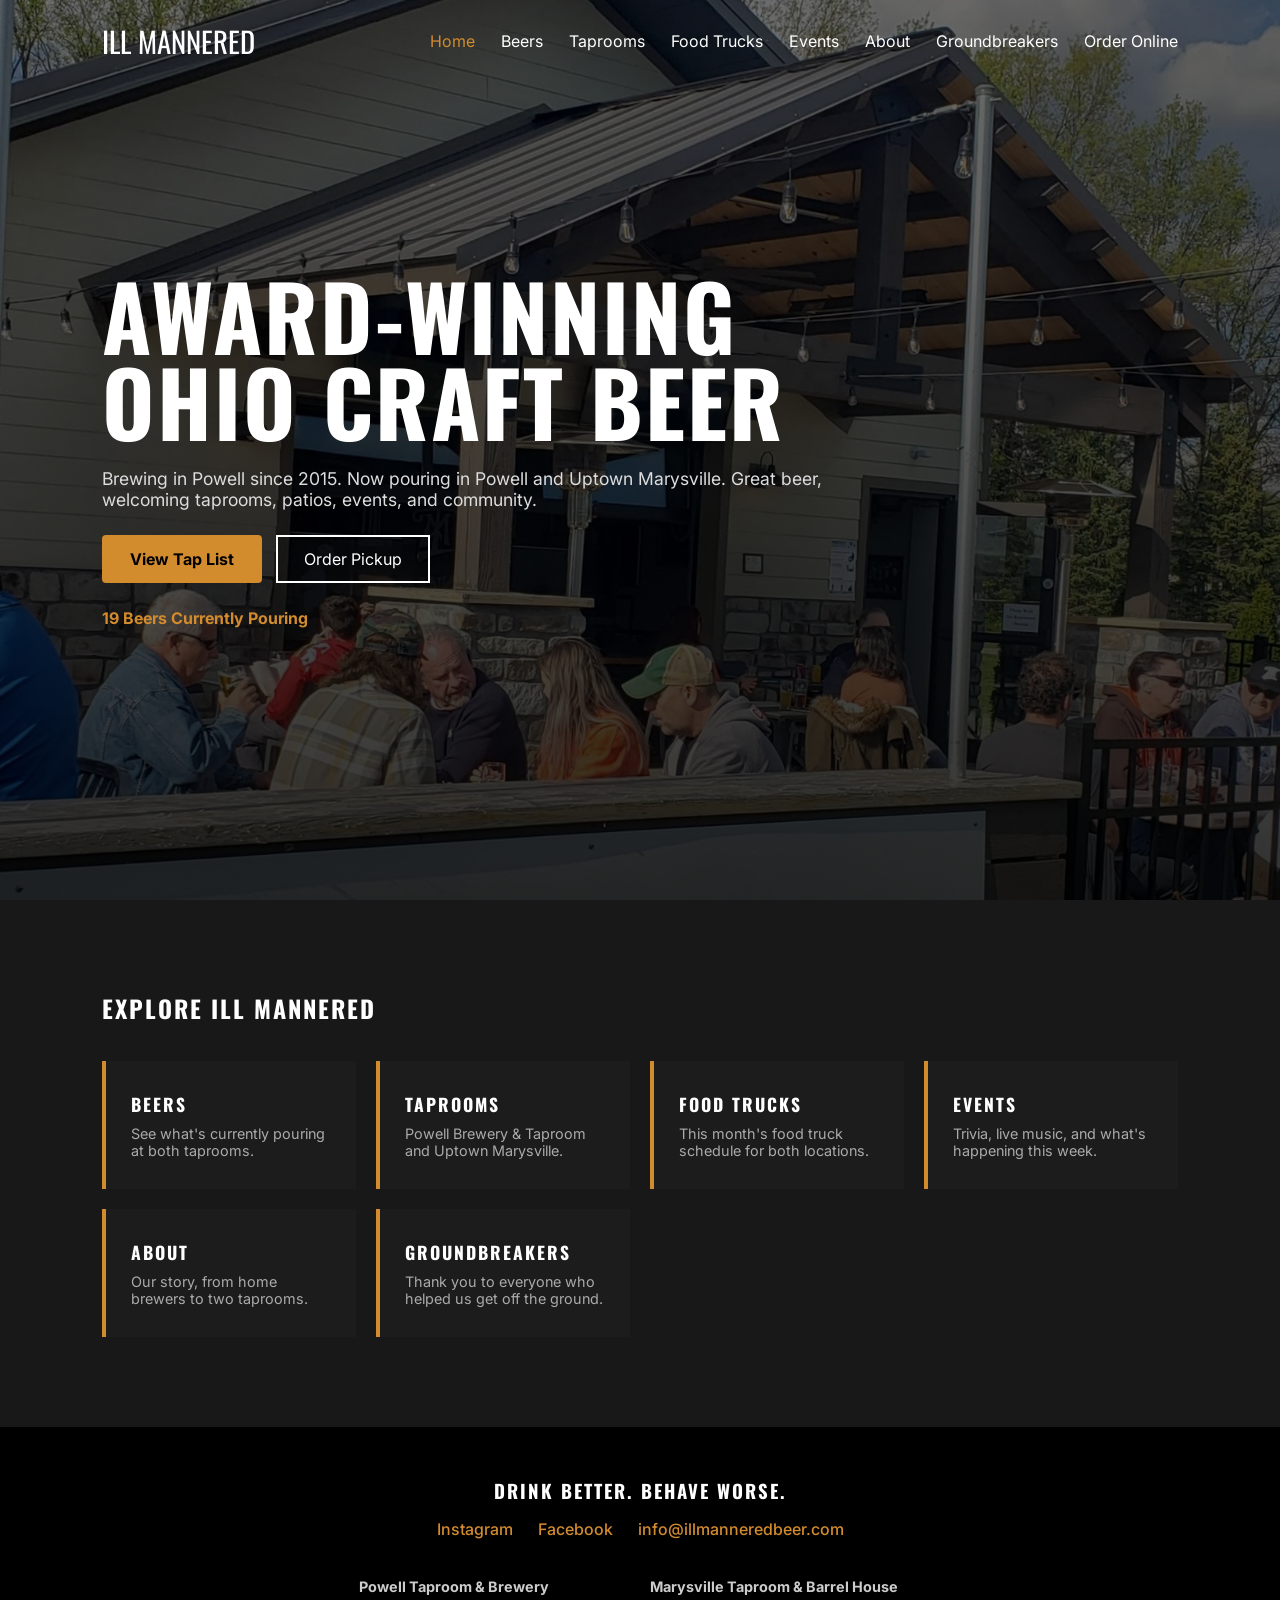
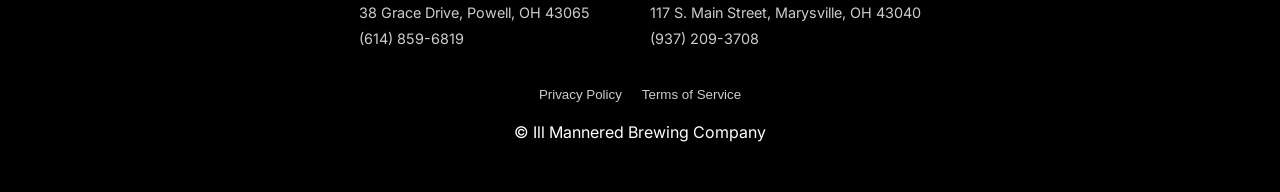
<file: index.html>
<!DOCTYPE html>
<html lang="en">
<head>
<meta charset="UTF-8">
<meta name="viewport" content="width=device-width, initial-scale=1.0">
<title>Ill Mannered Brewery | Award-Winning Ohio Craft Beer | Ill Mannered Brewery</title>
<meta name="description" content="Award-winning Ohio craft beer. Taprooms in Powell and Uptown Marysville.">
<link href="https://fonts.googleapis.com/css2?family=Oswald:wght@400;500;700&family=Inter:wght@300;400;500;600&display=swap" rel="stylesheet">
<link rel="stylesheet" href="style.css">
</head>
<body>

<nav id="navbar">
    <div class="logo"><a href="index.html">ILL MANNERED</a></div>
    <div class="nav-links">
        
<a href="index.html" class="current">Home</a>        <a href="beers.html">Beers</a>        <a href="taprooms.html">Taprooms</a>        <a href="food-trucks.html">Food Trucks</a>        <a href="events.html">Events</a>        <a href="about.html">About</a>        <a href="groundbreakers.html">Groundbreakers</a>        <a href="https://commerce.arryved.com/location/BHwJdw4e" target="_blank" rel="noopener">Order Online</a>
    </div>
</nav>

<section class="hero">
    <div class="hero-content">
        <h1>AWARD-WINNING<br>OHIO CRAFT BEER</h1>
        <p>
            Brewing in Powell since 2015. Now pouring in Powell and Uptown Marysville.
            Great beer, welcoming taprooms, patios, events, and community.
        </p>

        <a href="beers.html" class="btn">View Tap List</a>
        <a href="https://commerce.arryved.com/location/BHwJdw4e" target="_blank" rel="noopener" class="outline-btn">Order Pickup</a>

        <div class="tap-count">
            <span id="tapCounter">0</span> Beers Currently Pouring
        </div>
    </div>
</section>

<section class="beer-board">
    <h2>Explore Ill Mannered</h2>

    <div class="home-links">
        <a href="beers.html">
            <h3>Beers</h3>
            <p>See what's currently pouring at both taprooms.</p>
        </a>
        <a href="taprooms.html">
            <h3>Taprooms</h3>
            <p>Powell Brewery & Taproom and Uptown Marysville.</p>
        </a>
        <a href="food-trucks.html">
            <h3>Food Trucks</h3>
            <p>This month's food truck schedule for both locations.</p>
        </a>
        <a href="events.html">
            <h3>Events</h3>
            <p>Trivia, live music, and what's happening this week.</p>
        </a>
        <a href="about.html">
            <h3>About</h3>
            <p>Our story, from home brewers to two taprooms.</p>
        </a>
        <a href="groundbreakers.html">
            <h3>Groundbreakers</h3>
            <p>Thank you to everyone who helped us get off the ground.</p>
        </a>
    </div>
</section>

<footer>
    <h3>Drink Better. Behave Worse.</h3>

    <div class="footer-social">
        <a href="https://instagram.com/illmanneredbeer" target="_blank" rel="noopener">Instagram</a>
        <a href="https://facebook.com/illmanneredbeer" target="_blank" rel="noopener">Facebook</a>
        <a href="mailto:info@illmanneredbeer.com">info@illmanneredbeer.com</a>
    </div>

    <div class="footer-locations">
        <div>
            <strong>Powell Taproom & Brewery</strong><br>
            38 Grace Drive, Powell, OH 43065<br>
            (614) 859-6819
        </div>
        <div>
            <strong>Marysville Taproom & Barrel House</strong><br>
            117 S. Main Street, Marysville, OH 43040<br>
            (937) 209-3708
        </div>
    </div>

    <div class="footer-links">
        <button onclick="showPopup('Privacy Policy')">Privacy Policy</button>
        <button onclick="showPopup('Terms of Service')">Terms of Service</button>
    </div>

    <p>&copy; Ill Mannered Brewing Company</p>
</footer>

<div id="legalModal" class="modal">
    <div class="modal-content">
        <span class="close-btn" onclick="closePopup()">&times;</span>
        <h2 id="modalTitle"></h2>
        <p id="modalText"></p>
    </div>
</div>

<script src="script.js" defer></script>
</body>
</html>
</file>
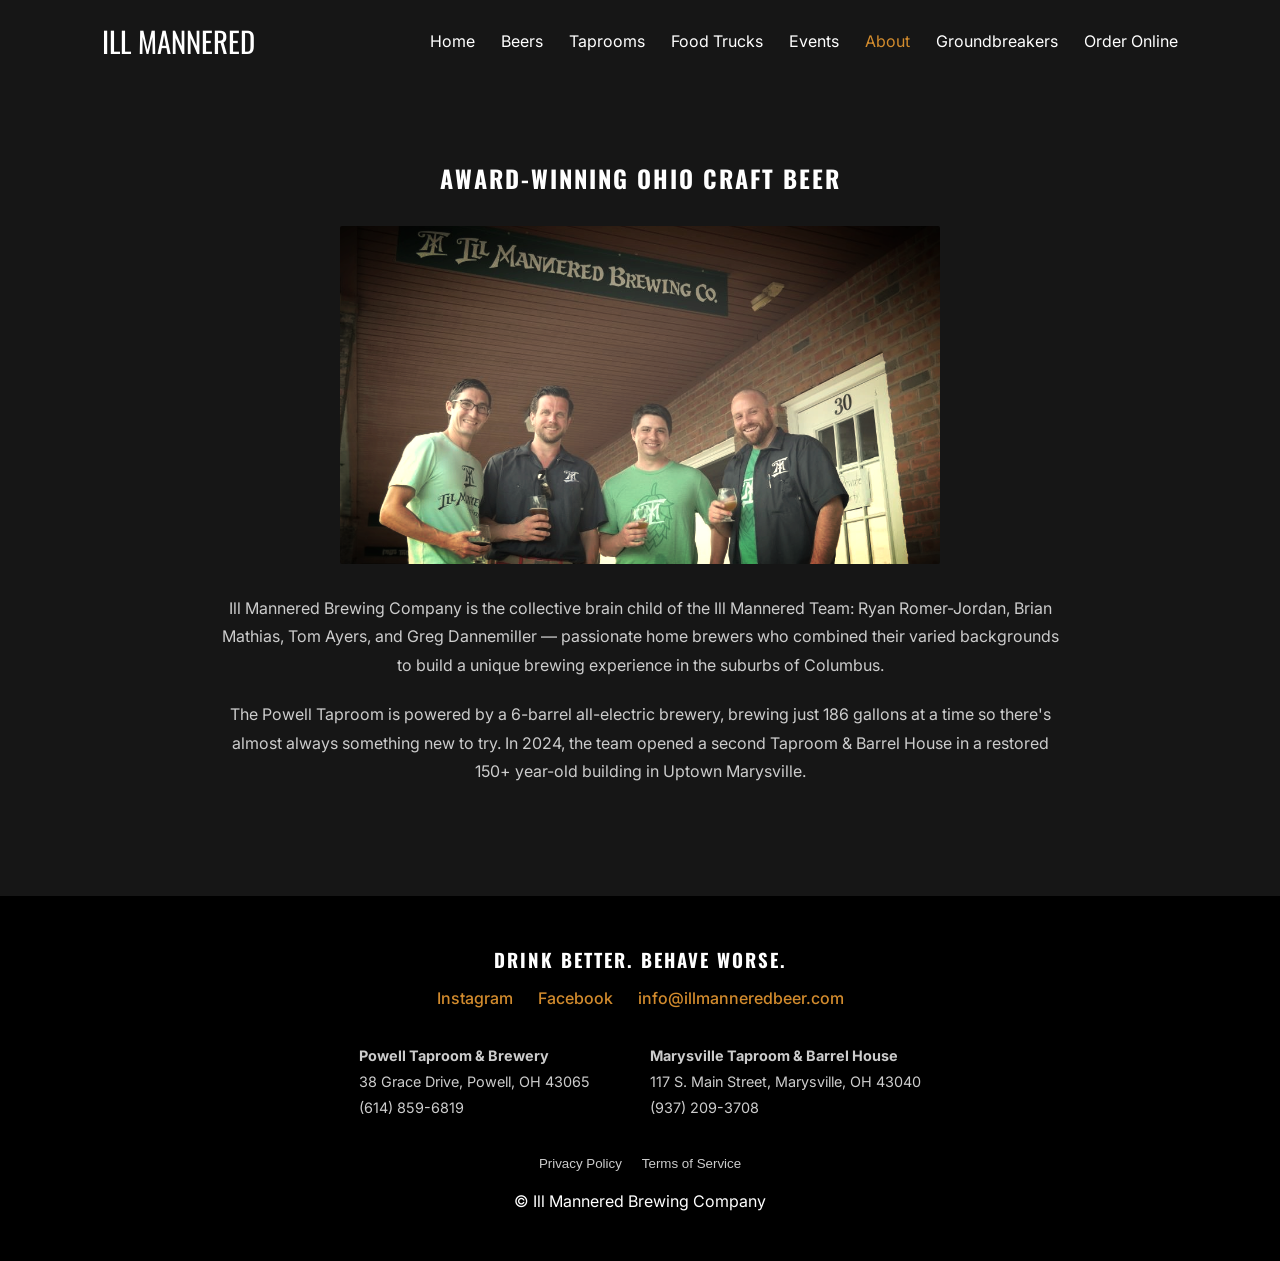
<file: about.html>
<!DOCTYPE html>
<html lang="en">
<head>
<meta charset="UTF-8">
<meta name="viewport" content="width=device-width, initial-scale=1.0">
<title>About | Ill Mannered Brewery</title>
<meta name="description" content="The story of Ill Mannered Brewing Company.">
<link href="https://fonts.googleapis.com/css2?family=Oswald:wght@400;500;700&family=Inter:wght@300;400;500;600&display=swap" rel="stylesheet">
<link rel="stylesheet" href="style.css">
</head>
<body>

<nav id="navbar">
    <div class="logo"><a href="index.html">ILL MANNERED</a></div>
    <div class="nav-links">
        
<a href="index.html">Home</a>        <a href="beers.html">Beers</a>        <a href="taprooms.html">Taprooms</a>        <a href="food-trucks.html">Food Trucks</a>        <a href="events.html">Events</a>        <a href="about.html" class="current">About</a>        <a href="groundbreakers.html">Groundbreakers</a>        <a href="https://commerce.arryved.com/location/BHwJdw4e" target="_blank" rel="noopener">Order Online</a>
    </div>
</nav>

<section class="story" style="padding-top:160px;">
    <h1>Award-Winning Ohio Craft Beer</h1>

    <img src="images/8-8-2015-12+smaller.png" alt="Ill Mannered Brewing founders in front of the original brewery location" class="founders-img">

    <p>
        Ill Mannered Brewing Company is the collective brain child of the Ill Mannered
        Team: Ryan Romer-Jordan, Brian Mathias, Tom Ayers, and Greg Dannemiller &mdash;
        passionate home brewers who combined their varied backgrounds to build a
        unique brewing experience in the suburbs of Columbus.
    </p>

    <p>
        The Powell Taproom is powered by a 6-barrel all-electric brewery, brewing
        just 186 gallons at a time so there's almost always something new to try.
        In 2024, the team opened a second Taproom & Barrel House in a restored
        150+ year-old building in Uptown Marysville.
    </p>
</section>

<footer>
    <h3>Drink Better. Behave Worse.</h3>

    <div class="footer-social">
        <a href="https://instagram.com/illmanneredbeer" target="_blank" rel="noopener">Instagram</a>
        <a href="https://facebook.com/illmanneredbeer" target="_blank" rel="noopener">Facebook</a>
        <a href="mailto:info@illmanneredbeer.com">info@illmanneredbeer.com</a>
    </div>

    <div class="footer-locations">
        <div>
            <strong>Powell Taproom & Brewery</strong><br>
            38 Grace Drive, Powell, OH 43065<br>
            (614) 859-6819
        </div>
        <div>
            <strong>Marysville Taproom & Barrel House</strong><br>
            117 S. Main Street, Marysville, OH 43040<br>
            (937) 209-3708
        </div>
    </div>

    <div class="footer-links">
        <button onclick="showPopup('Privacy Policy')">Privacy Policy</button>
        <button onclick="showPopup('Terms of Service')">Terms of Service</button>
    </div>

    <p>&copy; Ill Mannered Brewing Company</p>
</footer>

<div id="legalModal" class="modal">
    <div class="modal-content">
        <span class="close-btn" onclick="closePopup()">&times;</span>
        <h2 id="modalTitle"></h2>
        <p id="modalText"></p>
    </div>
</div>

<script src="script.js" defer></script>
</body>
</html>
</file>
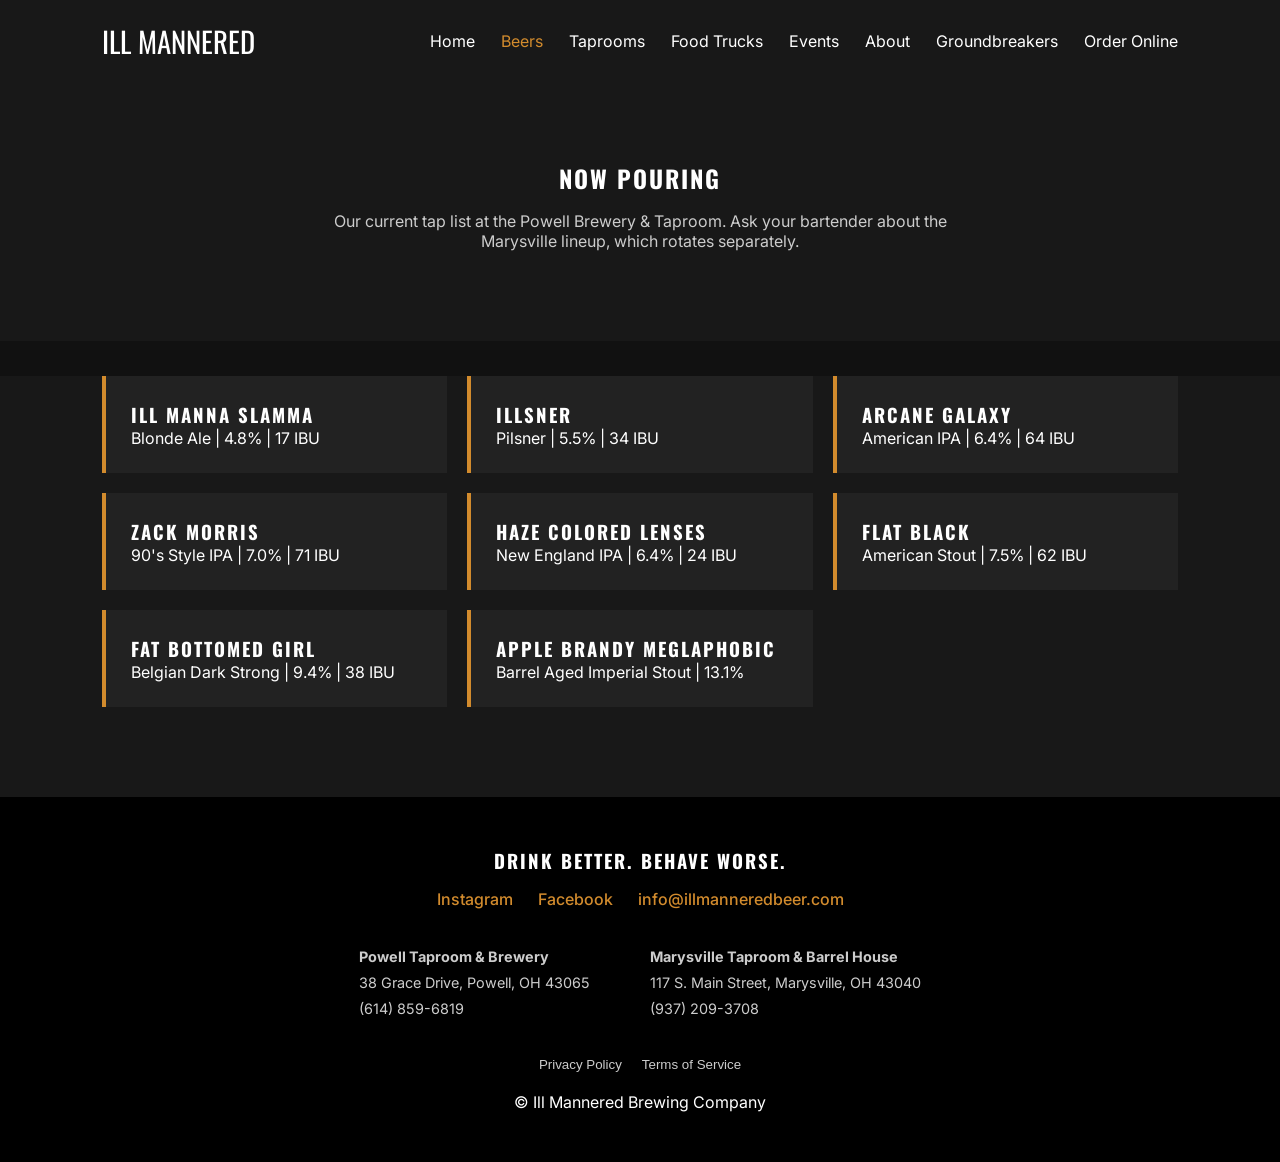
<file: beers.html>
<!DOCTYPE html>
<html lang="en">
<head>
<meta charset="UTF-8">
<meta name="viewport" content="width=device-width, initial-scale=1.0">
<title>Beers | Ill Mannered Brewery</title>
<meta name="description" content="Current tap list at Ill Mannered Brewing.">
<link href="https://fonts.googleapis.com/css2?family=Oswald:wght@400;500;700&family=Inter:wght@300;400;500;600&display=swap" rel="stylesheet">
<link rel="stylesheet" href="style.css">
</head>
<body>

<nav id="navbar">
    <div class="logo"><a href="index.html">ILL MANNERED</a></div>
    <div class="nav-links">
        
<a href="index.html">Home</a>        <a href="beers.html" class="current">Beers</a>        <a href="taprooms.html">Taprooms</a>        <a href="food-trucks.html">Food Trucks</a>        <a href="events.html">Events</a>        <a href="about.html">About</a>        <a href="groundbreakers.html">Groundbreakers</a>        <a href="https://commerce.arryved.com/location/BHwJdw4e" target="_blank" rel="noopener">Order Online</a>
    </div>
</nav>

<section class="page-header">
    <h1>Now Pouring</h1>
    <p>Our current tap list at the Powell Brewery & Taproom. Ask your bartender about the Marysville lineup, which rotates separately.</p>
</section>

<section class="beer-board" style="padding-top:0;">
    <div class="board-grid" id="boardGrid">
        <div class="beer-card">
            <h3>Ill Manna Slamma</h3>
            <p>Blonde Ale | 4.8% | 17 IBU</p>
        </div>
        <div class="beer-card">
            <h3>Illsner</h3>
            <p>Pilsner | 5.5% | 34 IBU</p>
        </div>
        <div class="beer-card">
            <h3>Arcane Galaxy</h3>
            <p>American IPA | 6.4% | 64 IBU</p>
        </div>
        <div class="beer-card">
            <h3>Zack Morris</h3>
            <p>90's Style IPA | 7.0% | 71 IBU</p>
        </div>
        <div class="beer-card">
            <h3>Haze Colored Lenses</h3>
            <p>New England IPA | 6.4% | 24 IBU</p>
        </div>
        <div class="beer-card">
            <h3>Flat Black</h3>
            <p>American Stout | 7.5% | 62 IBU</p>
        </div>
        <div class="beer-card">
            <h3>Fat Bottomed Girl</h3>
            <p>Belgian Dark Strong | 9.4% | 38 IBU</p>
        </div>
        <div class="beer-card">
            <h3>Apple Brandy Meglaphobic</h3>
            <p>Barrel Aged Imperial Stout | 13.1%</p>
        </div>
    </div>
</section>

<footer>
    <h3>Drink Better. Behave Worse.</h3>

    <div class="footer-social">
        <a href="https://instagram.com/illmanneredbeer" target="_blank" rel="noopener">Instagram</a>
        <a href="https://facebook.com/illmanneredbeer" target="_blank" rel="noopener">Facebook</a>
        <a href="mailto:info@illmanneredbeer.com">info@illmanneredbeer.com</a>
    </div>

    <div class="footer-locations">
        <div>
            <strong>Powell Taproom & Brewery</strong><br>
            38 Grace Drive, Powell, OH 43065<br>
            (614) 859-6819
        </div>
        <div>
            <strong>Marysville Taproom & Barrel House</strong><br>
            117 S. Main Street, Marysville, OH 43040<br>
            (937) 209-3708
        </div>
    </div>

    <div class="footer-links">
        <button onclick="showPopup('Privacy Policy')">Privacy Policy</button>
        <button onclick="showPopup('Terms of Service')">Terms of Service</button>
    </div>

    <p>&copy; Ill Mannered Brewing Company</p>
</footer>

<div id="legalModal" class="modal">
    <div class="modal-content">
        <span class="close-btn" onclick="closePopup()">&times;</span>
        <h2 id="modalTitle"></h2>
        <p id="modalText"></p>
    </div>
</div>

<script src="script.js" defer></script>
</body>
</html>
</file>
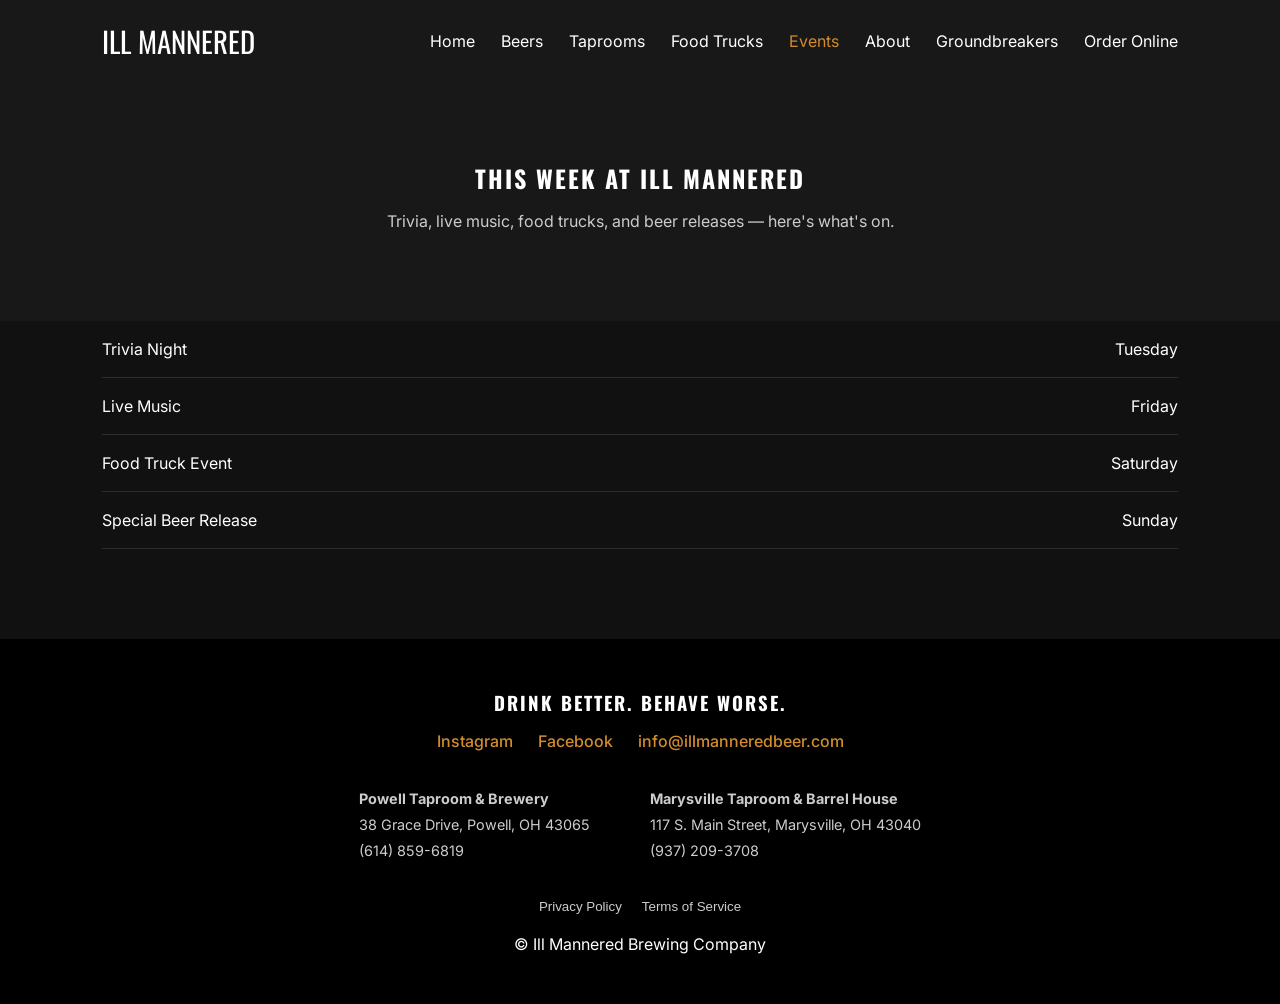
<file: events.html>
<!DOCTYPE html>
<html lang="en">
<head>
<meta charset="UTF-8">
<meta name="viewport" content="width=device-width, initial-scale=1.0">
<title>Events | Ill Mannered Brewery</title>
<meta name="description" content="This week's events at Ill Mannered Brewing.">
<link href="https://fonts.googleapis.com/css2?family=Oswald:wght@400;500;700&family=Inter:wght@300;400;500;600&display=swap" rel="stylesheet">
<link rel="stylesheet" href="style.css">
</head>
<body>

<nav id="navbar">
    <div class="logo"><a href="index.html">ILL MANNERED</a></div>
    <div class="nav-links">
        
<a href="index.html">Home</a>        <a href="beers.html">Beers</a>        <a href="taprooms.html">Taprooms</a>        <a href="food-trucks.html">Food Trucks</a>        <a href="events.html" class="current">Events</a>        <a href="about.html">About</a>        <a href="groundbreakers.html">Groundbreakers</a>        <a href="https://commerce.arryved.com/location/BHwJdw4e" target="_blank" rel="noopener">Order Online</a>
    </div>
</nav>

<section class="page-header">
    <h1>This Week At Ill Mannered</h1>
    <p>Trivia, live music, food trucks, and beer releases &mdash; here's what's on.</p>
</section>

<section class="events" style="padding-top:0;">
    <div id="eventsList">
    <div class="event">
        <span>Trivia Night</span>
        <span>Tuesday</span>
    </div>

    <div class="event">
        <span>Live Music</span>
        <span>Friday</span>
    </div>

    <div class="event">
        <span>Food Truck Event</span>
        <span>Saturday</span>
    </div>

    <div class="event">
        <span>Special Beer Release</span>
        <span>Sunday</span>
    </div>
    </div>
</section>

<footer>
    <h3>Drink Better. Behave Worse.</h3>

    <div class="footer-social">
        <a href="https://instagram.com/illmanneredbeer" target="_blank" rel="noopener">Instagram</a>
        <a href="https://facebook.com/illmanneredbeer" target="_blank" rel="noopener">Facebook</a>
        <a href="mailto:info@illmanneredbeer.com">info@illmanneredbeer.com</a>
    </div>

    <div class="footer-locations">
        <div>
            <strong>Powell Taproom & Brewery</strong><br>
            38 Grace Drive, Powell, OH 43065<br>
            (614) 859-6819
        </div>
        <div>
            <strong>Marysville Taproom & Barrel House</strong><br>
            117 S. Main Street, Marysville, OH 43040<br>
            (937) 209-3708
        </div>
    </div>

    <div class="footer-links">
        <button onclick="showPopup('Privacy Policy')">Privacy Policy</button>
        <button onclick="showPopup('Terms of Service')">Terms of Service</button>
    </div>

    <p>&copy; Ill Mannered Brewing Company</p>
</footer>

<div id="legalModal" class="modal">
    <div class="modal-content">
        <span class="close-btn" onclick="closePopup()">&times;</span>
        <h2 id="modalTitle"></h2>
        <p id="modalText"></p>
    </div>
</div>

<script src="script.js" defer></script>
</body>
</html>
</file>
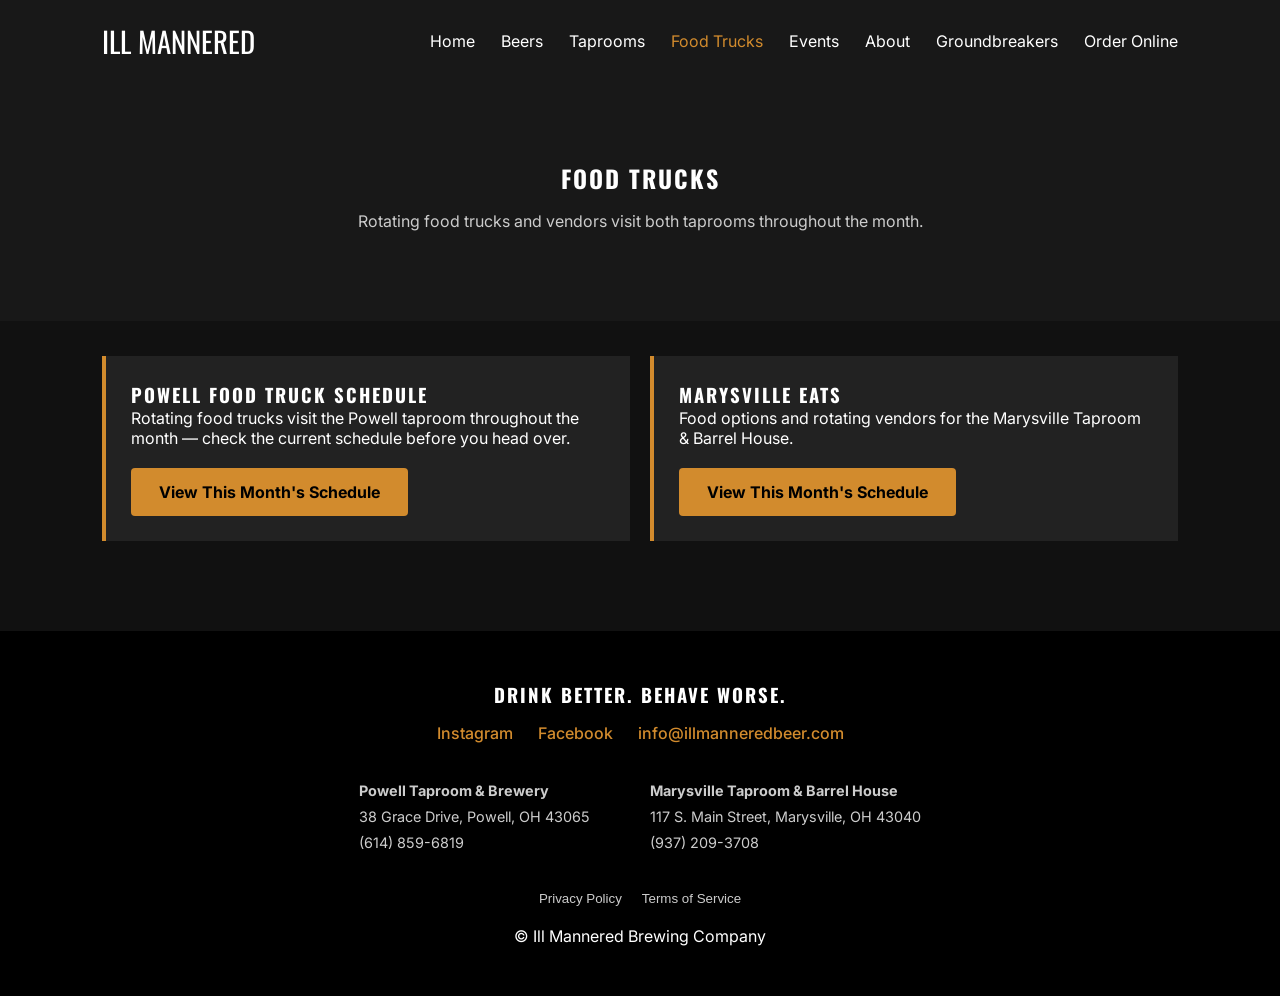
<file: food-trucks.html>
<!DOCTYPE html>
<html lang="en">
<head>
<meta charset="UTF-8">
<meta name="viewport" content="width=device-width, initial-scale=1.0">
<title>Food Trucks | Ill Mannered Brewery</title>
<meta name="description" content="Food truck schedules for Powell and Marysville taprooms.">
<link href="https://fonts.googleapis.com/css2?family=Oswald:wght@400;500;700&family=Inter:wght@300;400;500;600&display=swap" rel="stylesheet">
<link rel="stylesheet" href="style.css">
</head>
<body>

<nav id="navbar">
    <div class="logo"><a href="index.html">ILL MANNERED</a></div>
    <div class="nav-links">
        
<a href="index.html">Home</a>        <a href="beers.html">Beers</a>        <a href="taprooms.html">Taprooms</a>        <a href="food-trucks.html" class="current">Food Trucks</a>        <a href="events.html">Events</a>        <a href="about.html">About</a>        <a href="groundbreakers.html">Groundbreakers</a>        <a href="https://commerce.arryved.com/location/BHwJdw4e" target="_blank" rel="noopener">Order Online</a>
    </div>
</nav>

<section class="page-header">
    <h1>Food Trucks</h1>
    <p>Rotating food trucks and vendors visit both taprooms throughout the month.</p>
</section>

<section class="events" style="padding-top:0;">
    <div class="location-grid">
        <div class="location-card">
            <h3>Powell Food Truck Schedule</h3>
            <p>Rotating food trucks visit the Powell taproom throughout the month &mdash; check the current schedule before you head over.</p>
            <a href="https://www.illmanneredbeer.com/powell-foodtrucks" target="_blank" rel="noopener" class="btn" style="margin-top:20px;">View This Month's Schedule</a>
        </div>
        <div class="location-card">
            <h3>Marysville Eats</h3>
            <p>Food options and rotating vendors for the Marysville Taproom & Barrel House.</p>
            <a href="https://www.illmanneredbeer.com/marysville-foodtrucks" target="_blank" rel="noopener" class="btn" style="margin-top:20px;">View This Month's Schedule</a>
        </div>
    </div>
</section>

<footer>
    <h3>Drink Better. Behave Worse.</h3>

    <div class="footer-social">
        <a href="https://instagram.com/illmanneredbeer" target="_blank" rel="noopener">Instagram</a>
        <a href="https://facebook.com/illmanneredbeer" target="_blank" rel="noopener">Facebook</a>
        <a href="mailto:info@illmanneredbeer.com">info@illmanneredbeer.com</a>
    </div>

    <div class="footer-locations">
        <div>
            <strong>Powell Taproom & Brewery</strong><br>
            38 Grace Drive, Powell, OH 43065<br>
            (614) 859-6819
        </div>
        <div>
            <strong>Marysville Taproom & Barrel House</strong><br>
            117 S. Main Street, Marysville, OH 43040<br>
            (937) 209-3708
        </div>
    </div>

    <div class="footer-links">
        <button onclick="showPopup('Privacy Policy')">Privacy Policy</button>
        <button onclick="showPopup('Terms of Service')">Terms of Service</button>
    </div>

    <p>&copy; Ill Mannered Brewing Company</p>
</footer>

<div id="legalModal" class="modal">
    <div class="modal-content">
        <span class="close-btn" onclick="closePopup()">&times;</span>
        <h2 id="modalTitle"></h2>
        <p id="modalText"></p>
    </div>
</div>

<script src="script.js" defer></script>
</body>
</html>
</file>
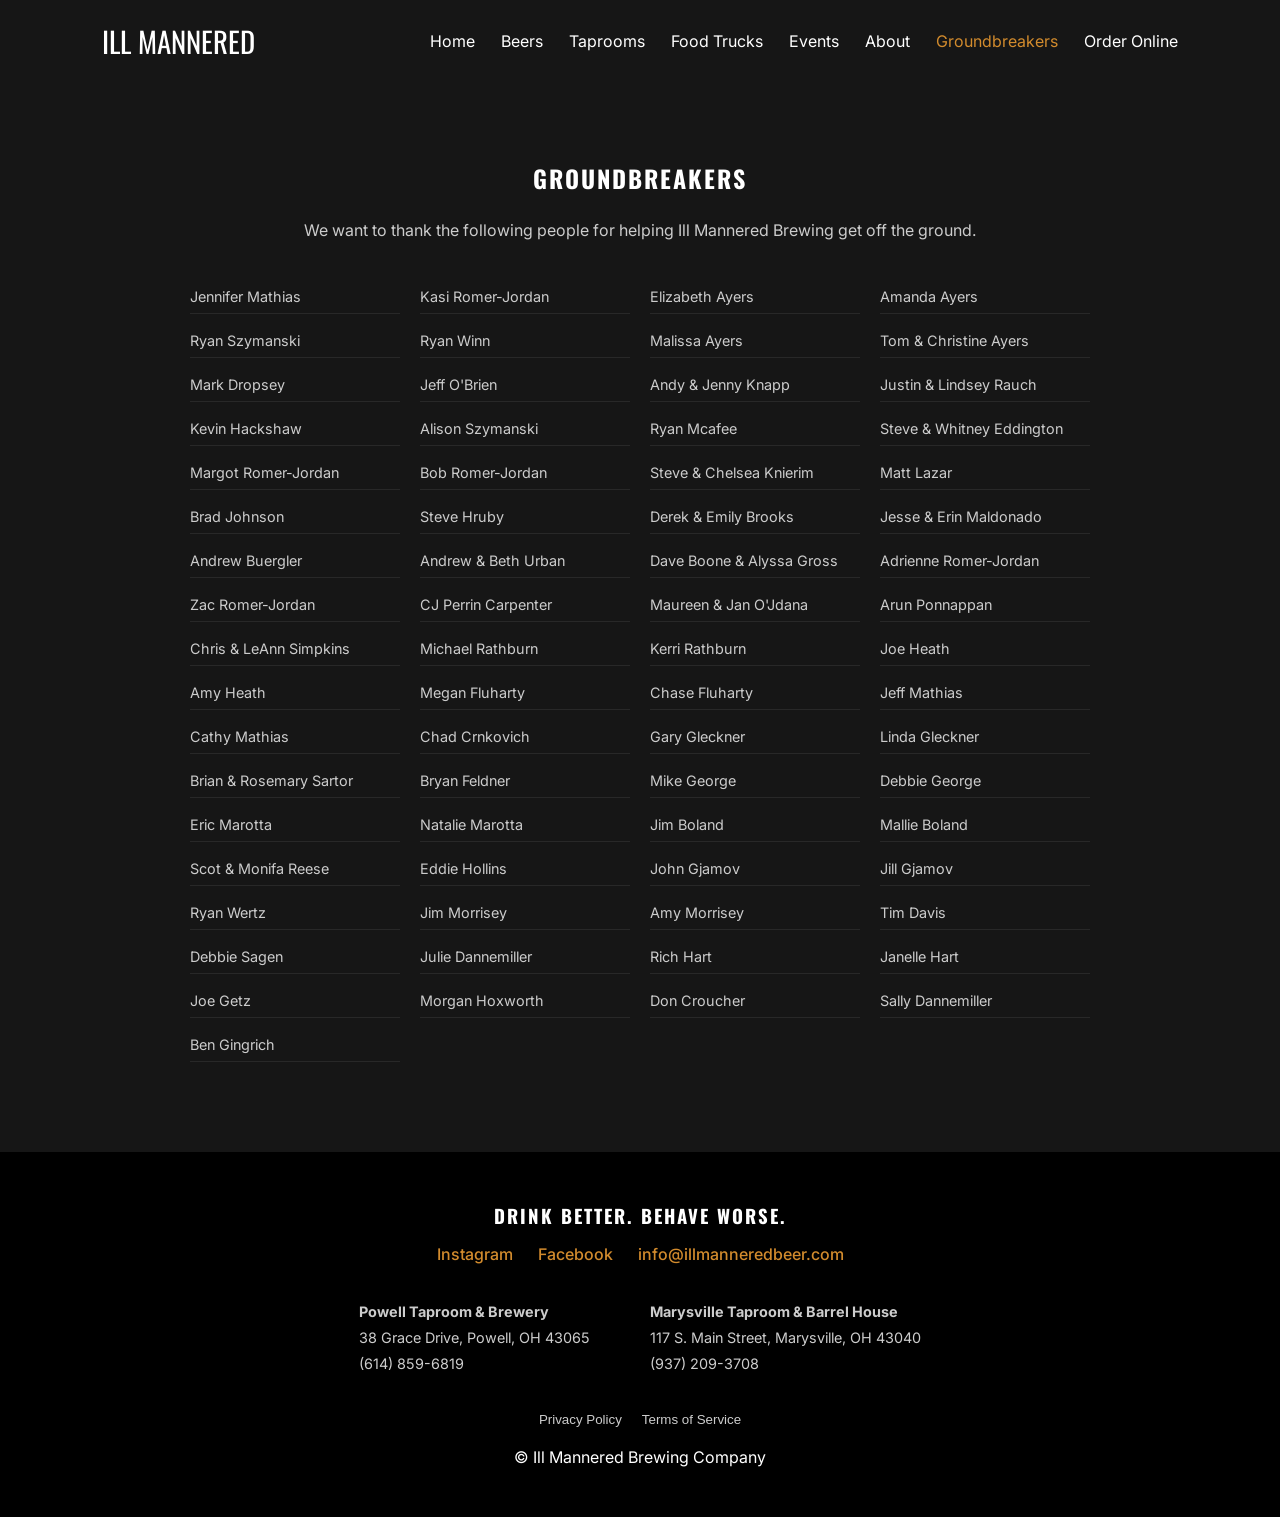
<file: groundbreakers.html>
<!DOCTYPE html>
<html lang="en">
<head>
<meta charset="UTF-8">
<meta name="viewport" content="width=device-width, initial-scale=1.0">
<title>Groundbreakers | Ill Mannered Brewery</title>
<meta name="description" content="Thank you to everyone who helped Ill Mannered Brewing get off the ground.">
<link href="https://fonts.googleapis.com/css2?family=Oswald:wght@400;500;700&family=Inter:wght@300;400;500;600&display=swap" rel="stylesheet">
<link rel="stylesheet" href="style.css">
</head>
<body>

<nav id="navbar">
    <div class="logo"><a href="index.html">ILL MANNERED</a></div>
    <div class="nav-links">
        
<a href="index.html">Home</a>        <a href="beers.html">Beers</a>        <a href="taprooms.html">Taprooms</a>        <a href="food-trucks.html">Food Trucks</a>        <a href="events.html">Events</a>        <a href="about.html">About</a>        <a href="groundbreakers.html" class="current">Groundbreakers</a>        <a href="https://commerce.arryved.com/location/BHwJdw4e" target="_blank" rel="noopener">Order Online</a>
    </div>
</nav>

<section class="story" style="padding-top:160px;">
    <h1>Groundbreakers</h1>
    <p>We want to thank the following people for helping Ill Mannered Brewing get off the ground.</p>
    <div class="groundbreakers-list">
        <span>Jennifer Mathias</span><span>Kasi Romer-Jordan</span><span>Elizabeth Ayers</span><span>Amanda Ayers</span><span>Ryan Szymanski</span><span>Ryan Winn</span><span>Malissa Ayers</span><span>Tom & Christine Ayers</span><span>Mark Dropsey</span><span>Jeff O'Brien</span><span>Andy & Jenny Knapp</span><span>Justin & Lindsey Rauch</span><span>Kevin Hackshaw</span><span>Alison Szymanski</span><span>Ryan Mcafee</span><span>Steve & Whitney Eddington</span><span>Margot Romer-Jordan</span><span>Bob Romer-Jordan</span><span>Steve & Chelsea Knierim</span><span>Matt Lazar</span><span>Brad Johnson</span><span>Steve Hruby</span><span>Derek & Emily Brooks</span><span>Jesse & Erin Maldonado</span><span>Andrew Buergler</span><span>Andrew & Beth Urban</span><span>Dave Boone & Alyssa Gross</span><span>Adrienne Romer-Jordan</span><span>Zac Romer-Jordan</span><span>CJ Perrin Carpenter</span><span>Maureen & Jan O'Jdana</span><span>Arun Ponnappan</span><span>Chris & LeAnn Simpkins</span><span>Michael Rathburn</span><span>Kerri Rathburn</span><span>Joe Heath</span><span>Amy Heath</span><span>Megan Fluharty</span><span>Chase Fluharty</span><span>Jeff Mathias</span><span>Cathy Mathias</span><span>Chad Crnkovich</span><span>Gary Gleckner</span><span>Linda Gleckner</span><span>Brian & Rosemary Sartor</span><span>Bryan Feldner</span><span>Mike George</span><span>Debbie George</span><span>Eric Marotta</span><span>Natalie Marotta</span><span>Jim Boland</span><span>Mallie Boland</span><span>Scot & Monifa Reese</span><span>Eddie Hollins</span><span>John Gjamov</span><span>Jill Gjamov</span><span>Ryan Wertz</span><span>Jim Morrisey</span><span>Amy Morrisey</span><span>Tim Davis</span><span>Debbie Sagen</span><span>Julie Dannemiller</span><span>Rich Hart</span><span>Janelle Hart</span><span>Joe Getz</span><span>Morgan Hoxworth</span><span>Don Croucher</span><span>Sally Dannemiller</span><span>Ben Gingrich</span>
    </div>
</section>

<footer>
    <h3>Drink Better. Behave Worse.</h3>

    <div class="footer-social">
        <a href="https://instagram.com/illmanneredbeer" target="_blank" rel="noopener">Instagram</a>
        <a href="https://facebook.com/illmanneredbeer" target="_blank" rel="noopener">Facebook</a>
        <a href="mailto:info@illmanneredbeer.com">info@illmanneredbeer.com</a>
    </div>

    <div class="footer-locations">
        <div>
            <strong>Powell Taproom & Brewery</strong><br>
            38 Grace Drive, Powell, OH 43065<br>
            (614) 859-6819
        </div>
        <div>
            <strong>Marysville Taproom & Barrel House</strong><br>
            117 S. Main Street, Marysville, OH 43040<br>
            (937) 209-3708
        </div>
    </div>

    <div class="footer-links">
        <button onclick="showPopup('Privacy Policy')">Privacy Policy</button>
        <button onclick="showPopup('Terms of Service')">Terms of Service</button>
    </div>

    <p>&copy; Ill Mannered Brewing Company</p>
</footer>

<div id="legalModal" class="modal">
    <div class="modal-content">
        <span class="close-btn" onclick="closePopup()">&times;</span>
        <h2 id="modalTitle"></h2>
        <p id="modalText"></p>
    </div>
</div>

<script src="script.js" defer></script>
</body>
</html>
</file>
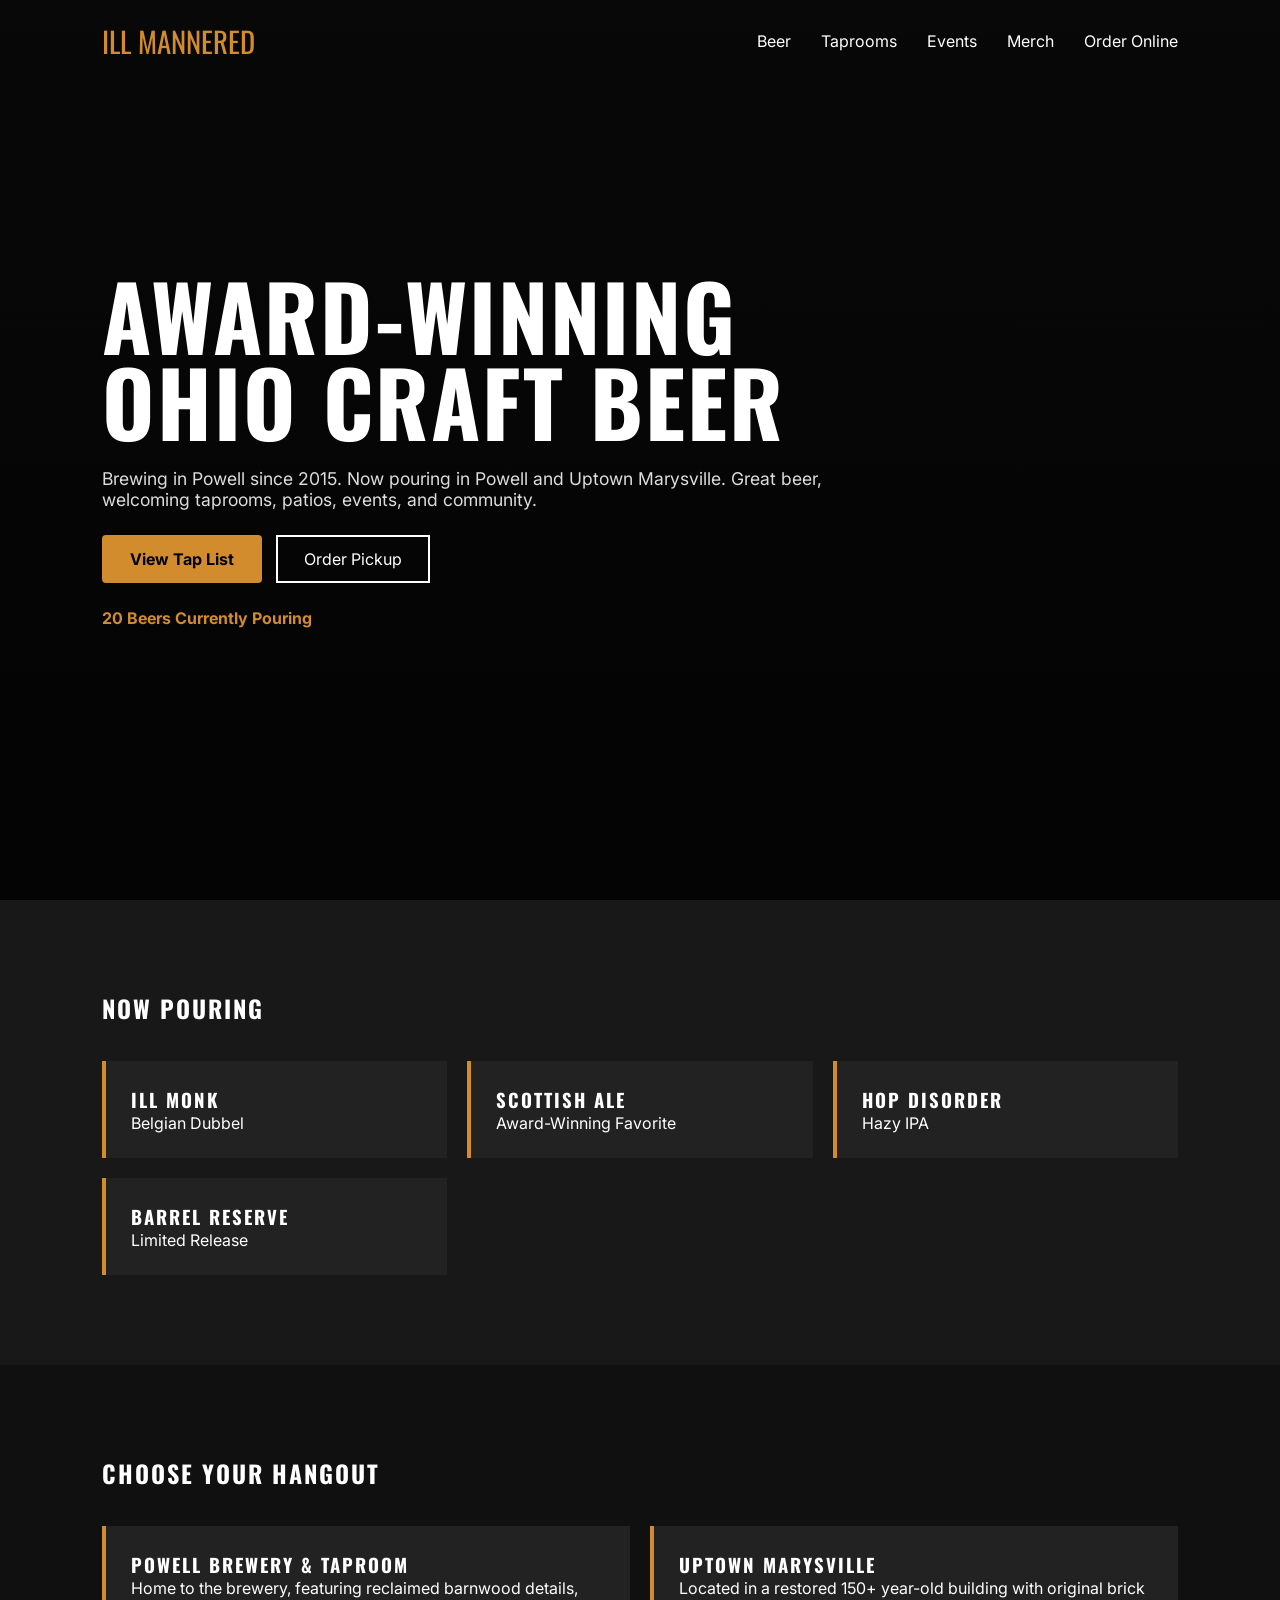
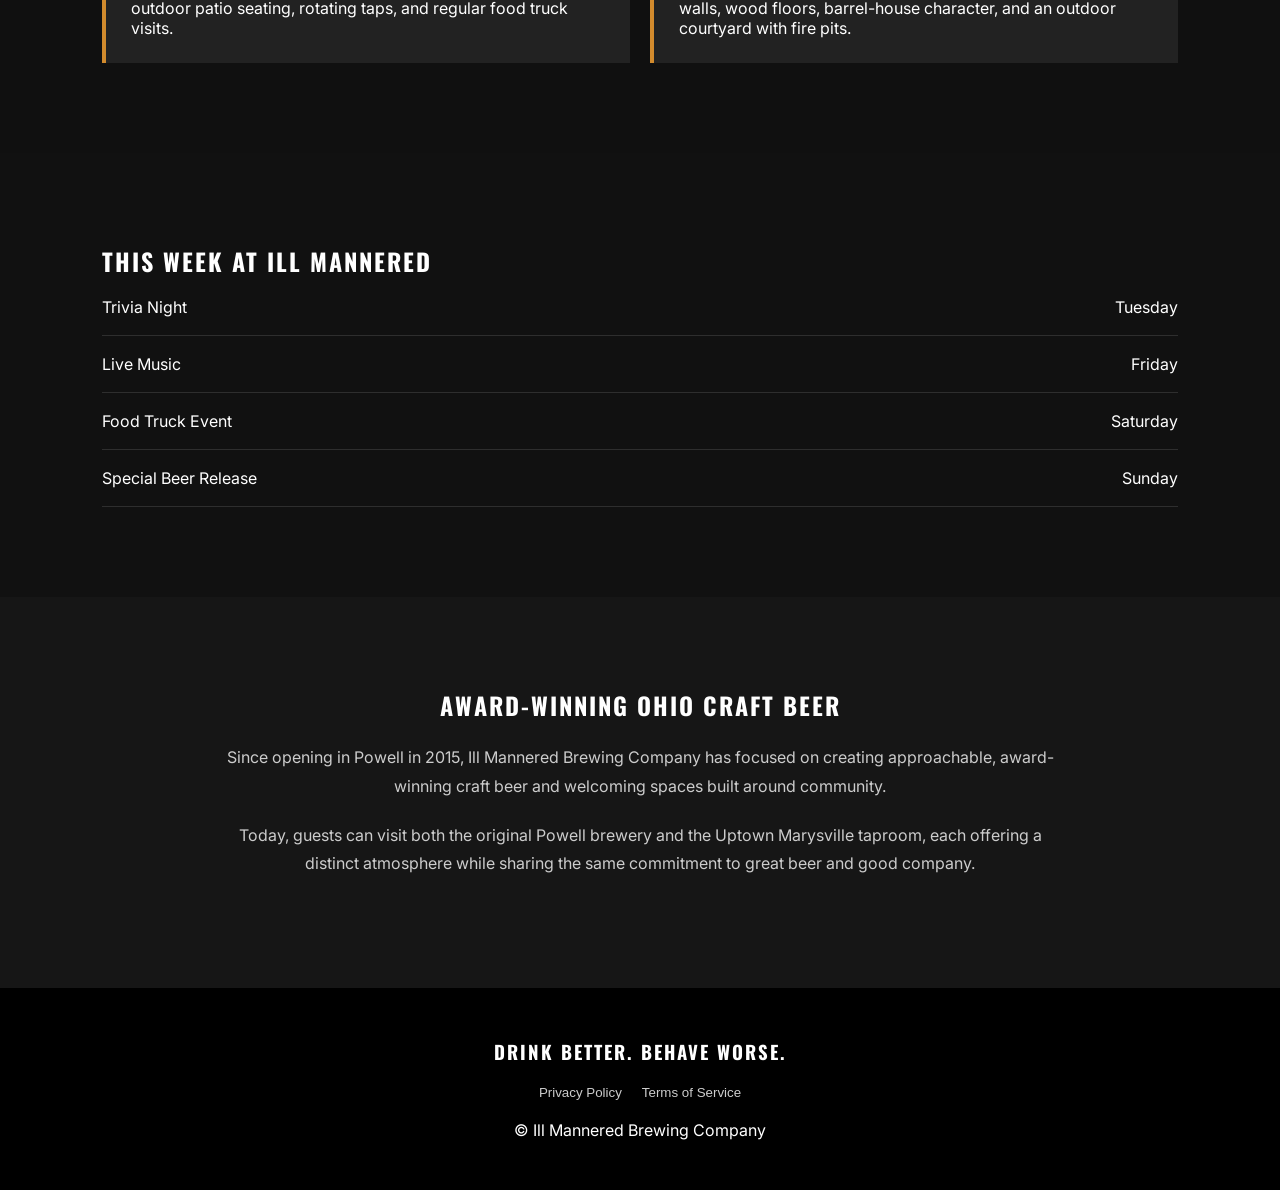
<file: ill_mannered_website (1).html>
<!DOCTYPE html>
<html lang="en">
<head>
<meta charset="UTF-8">
<meta name="viewport" content="width=device-width, initial-scale=1.0">
<title>Ill Mannered Brewery | Award-Winning Ohio Craft Beer</title>
<link href="https://fonts.googleapis.com/css2?family=Oswald:wght@400;500;700&family=Inter:wght@300;400;500;600&display=swap" rel="stylesheet">
<style>
:root{
    --black:#111111;
    --dark:#1a1a1a;
    --amber:#d28b2d;
    --cream:#f5f1e8;
}
*{margin:0;padding:0;box-sizing:border-box}
body{
    font-family:'Inter',sans-serif;
    background:var(--black);
    color:white;
    overflow-x:hidden;
}
h1,h2,h3{
    font-family:'Oswald',sans-serif;
    text-transform:uppercase;
    letter-spacing:2px;
}
section{padding:90px 8%;}
a{text-decoration:none;color:white}
nav{
    position:fixed;
    width:100%;
    top:0;
    left:0;
    z-index:1000;
    padding:20px 8%;
    display:flex;
    justify-content:space-between;
    align-items:center;
    transition:.3s;
}
nav.scrolled{
    background:rgba(0,0,0,.92);
    backdrop-filter:blur(10px);
}
.logo{
    color:var(--amber);
    font-family:'Oswald',sans-serif;
    font-size:1.8rem;
}
.nav-links{
    display:flex;
    gap:30px;
}
.hero{
    min-height:100vh;
    display:flex;
    align-items:center;
    background:
        linear-gradient(rgba(0,0,0,.55),rgba(0,0,0,.8)),
        url('https://images.unsplash.com/photo-1514362545857-3bc16c4c7d1b?auto=format&fit=crop&w=1600&q=80');
    background-size:cover;
    background-position:center;
}
.hero-content{max-width:760px;}
.hero h1{
    font-size:clamp(3rem,7vw,6rem);
    line-height:.95;
}
.hero p{
    margin:25px 0;
    color:#ddd;
    font-size:1.1rem;
}
.btn{
    display:inline-block;
    padding:14px 28px;
    background:var(--amber);
    color:black;
    font-weight:700;
    border-radius:4px;
}
.outline-btn{
    display:inline-block;
    padding:12px 26px;
    border:2px solid white;
    margin-left:10px;
}
.tap-count{
    margin-top:25px;
    color:var(--amber);
    font-weight:bold;
}
.beer-board{background:#181818;}
.board-grid,.location-grid{
    display:grid;
    grid-template-columns:repeat(auto-fit,minmax(260px,1fr));
    gap:20px;
    margin-top:35px;
}
.beer-card,.location-card{
    background:#222;
    padding:25px;
    border-left:4px solid var(--amber);
}
.locations{
    background:#101010;
}
.events .event{
    display:flex;
    justify-content:space-between;
    border-bottom:1px solid rgba(255,255,255,.12);
    padding:18px 0;
}
.story{
    text-align:center;
    background:#161616;
}
.story p{
    max-width:850px;
    margin:20px auto;
    line-height:1.8;
    color:#ccc;
}
footer{
    text-align:center;
    padding:50px 8%;
    background:black;
}
.footer-links{
    margin:20px 0;
    display:flex;
    justify-content:center;
    gap:20px;
    flex-wrap:wrap;
}
.footer-links button{
    background:none;
    border:none;
    color:#ccc;
    cursor:pointer;
}
.footer-links button:hover{
    color:var(--amber);
}
.modal{
    display:none;
    position:fixed;
    inset:0;
    background:rgba(0,0,0,.85);
    z-index:5000;
    justify-content:center;
    align-items:center;
}
.modal-content{
    background:#1a1a1a;
    width:90%;
    max-width:500px;
    padding:40px;
    position:relative;
    text-align:center;
}
.close-btn{
    position:absolute;
    right:15px;
    top:8px;
    cursor:pointer;
    font-size:2rem;
}
@media(max-width:768px){
    .nav-links{display:none;}
    .outline-btn{display:block;margin:10px 0 0 0;}
}
</style>
</head>
<body>

<nav id="navbar">
    <div class="logo">ILL MANNERED</div>
    <div class="nav-links">
        <a href="#">Beer</a>
        <a href="#">Taprooms</a>
        <a href="#">Events</a>
        <a href="#">Merch</a>
        <a href="#">Order Online</a>
    </div>
</nav>

<section class="hero">
    <div class="hero-content">
        <h1>AWARD-WINNING<br>OHIO CRAFT BEER</h1>
        <p>
            Brewing in Powell since 2015. Now pouring in Powell and Uptown Marysville.
            Great beer, welcoming taprooms, patios, events, and community.
        </p>

        <a href="#" class="btn">View Tap List</a>
        <a href="#" class="outline-btn">Order Pickup</a>

        <div class="tap-count">
            <span id="tapCounter">0</span> Beers Currently Pouring
        </div>
    </div>
</section>

<section class="beer-board">
    <h2>Now Pouring</h2>

    <div class="board-grid" id="boardGrid">
        <div class="beer-card">
            <h3>Ill Monk</h3>
            <p>Belgian Dubbel</p>
        </div>
        <div class="beer-card">
            <h3>Scottish Ale</h3>
            <p>Award-Winning Favorite</p>
        </div>
        <div class="beer-card">
            <h3>Hop Disorder</h3>
            <p>Hazy IPA</p>
        </div>
        <div class="beer-card">
            <h3>Barrel Reserve</h3>
            <p>Limited Release</p>
        </div>
    </div>
</section>

<section class="locations">
    <h2>Choose Your Hangout</h2>

    <div class="location-grid">
        <div class="location-card">
            <h3>Powell Brewery & Taproom</h3>
            <p>
                Home to the brewery, featuring reclaimed barnwood details,
                outdoor patio seating, rotating taps, and regular food truck visits.
            </p>
        </div>

        <div class="location-card">
            <h3>Uptown Marysville</h3>
            <p>
                Located in a restored 150+ year-old building with original brick walls,
                wood floors, barrel-house character, and an outdoor courtyard with fire pits.
            </p>
        </div>
    </div>
</section>

<section class="events">
    <h2>This Week At Ill Mannered</h2>

    <div id="eventsList">
    <div class="event">
        <span>Trivia Night</span>
        <span>Tuesday</span>
    </div>

    <div class="event">
        <span>Live Music</span>
        <span>Friday</span>
    </div>

    <div class="event">
        <span>Food Truck Event</span>
        <span>Saturday</span>
    </div>

    <div class="event">
        <span>Special Beer Release</span>
        <span>Sunday</span>
    </div>
    </div>
</section>

<section class="story">
    <h2>Award-Winning Ohio Craft Beer</h2>

    <p>
        Since opening in Powell in 2015, Ill Mannered Brewing Company has focused
        on creating approachable, award-winning craft beer and welcoming spaces
        built around community.
    </p>

    <p>
        Today, guests can visit both the original Powell brewery and the Uptown
        Marysville taproom, each offering a distinct atmosphere while sharing the
        same commitment to great beer and good company.
    </p>
</section>

<footer>
    <h3>Drink Better. Behave Worse.</h3>

    <div class="footer-links">
        <button onclick="showPopup('Privacy Policy')">Privacy Policy</button>
        <button onclick="showPopup('Terms of Service')">Terms of Service</button>
    </div>

    <p>© Ill Mannered Brewing Company</p>
</footer>

<div id="legalModal" class="modal">
    <div class="modal-content">
        <span class="close-btn" onclick="closePopup()">&times;</span>
        <h2 id="modalTitle"></h2>
        <p id="modalText"></p>
    </div>
</div>

<script>
window.addEventListener("scroll",()=>{
    const nav=document.getElementById("navbar");
    if(window.scrollY>50){
        nav.classList.add("scrolled");
    }else{
        nav.classList.remove("scrolled");
    }
});

function animateValue(id,start,end,duration){
    let current=start;
    const range=end-start;
    const step=Math.max(1,Math.floor(duration/range));
    const timer=setInterval(()=>{
        current++;
        document.getElementById(id).textContent=current;
        if(current>=end) clearInterval(timer);
    },step);
}

window.addEventListener("load",()=>{
    animateValue("tapCounter",0,20,1200);
});

function showPopup(option){
    document.getElementById("modalTitle").textContent=option;
    document.getElementById("modalText").textContent=
        "This is usually where your " + option + " would be.";
    document.getElementById("legalModal").style.display="flex";
}

function closePopup(){
    document.getElementById("legalModal").style.display="none";
}

window.addEventListener("click",(e)=>{
    const modal=document.getElementById("legalModal");
    if(e.target===modal){
        closePopup();
    }
});

/* ============================================================
   LIVE CONTENT FROM GOOGLE SHEETS
   ------------------------------------------------------------
   Paste your two "Publish to web" CSV links below.
   How to get them (one-time setup, ~5 minutes):

   1. Go to Google Sheets, create a new sheet.
   2. Make TWO tabs (bottom of screen): name one "Beers",
      one "Events".
   3. In the "Beers" tab, put headers in row 1: Name | Style
      Then list beers below, one per row.
        Name          Style
        Ill Monk      Belgian Dubbel
        Hop Disorder  Hazy IPA
   4. In the "Events" tab, put headers in row 1: Name | Day
        Name              Day
        Trivia Night      Tuesday
        Live Music        Friday
   5. File > Share > Publish to web.
   6. Choose the "Beers" tab, format "Comma-separated values
      (.csv)", click Publish. Copy the link it gives you.
   7. Repeat for the "Events" tab.
   8. Paste both links into BEERS_CSV_URL and EVENTS_CSV_URL
      below (keep the quotes).

   From then on, editing the spreadsheet is all the brewery
   needs to do — add a row, delete a row, change a word — and
   the website updates itself automatically. If the links are
   left blank, or the sheet is unreachable, the site quietly
   falls back to the hardcoded cards already in the HTML, so
   nothing ever breaks.
   ============================================================ */
const BEERS_CSV_URL  = "https://docs.google.com/spreadsheets/d/e/2PACX-1vRhkqlgAAwZwO8TnqGkKlFAGpHv8yCGsZcdLMp49OKJ2XZNEhr4ZEPsqxfPy_GtU7TkanM26mFWa-hM/pub?gid=56140579&single=true&output=csv";
const EVENTS_CSV_URL = "https://docs.google.com/spreadsheets/d/e/2PACX-1vRhkqlgAAwZwO8TnqGkKlFAGpHv8yCGsZcdLMp49OKJ2XZNEhr4ZEPsqxfPy_GtU7TkanM26mFWa-hM/pub?output=csv";

// Minimal CSV parser: handles quoted fields and commas inside quotes.
function parseCSV(text){
    const rows=[];
    let row=[],field="",inQuotes=false;
    for(let i=0;i<text.length;i++){
        const c=text[i];
        if(inQuotes){
            if(c==='"'){
                if(text[i+1]==='"'){field+='"';i++;}
                else{inQuotes=false;}
            }else{field+=c;}
        }else{
            if(c==='"'){inQuotes=true;}
            else if(c===','){row.push(field);field="";}
            else if(c==='\n'||c==='\r'){
                if(field.length||row.length){row.push(field);rows.push(row);}
                field="";row=[];
                if(c==='\r'&&text[i+1]==='\n')i++;
            }else{field+=c;}
        }
    }
    if(field.length||row.length){row.push(field);rows.push(row);}
    return rows.filter(r=>r.some(cell=>cell.trim().length));
}

function escapeHTML(str){
    const div=document.createElement("div");
    div.textContent=str;
    return div.innerHTML;
}

async function loadSheet(url){
    if(!url) return null;
    try{
        const res=await fetch(url,{cache:"no-store"});
        if(!res.ok) throw new Error("Bad response");
        const text=await res.text();
        const rows=parseCSV(text);
        if(rows.length<2) throw new Error("No data rows");
        return rows.slice(1); // drop header row
    }catch(err){
        console.warn("Live content unavailable, using fallback.",err);
        return null;
    }
}

async function renderBeers(){
    const rows=await loadSheet(BEERS_CSV_URL);
    if(!rows) return; // keep hardcoded fallback cards
    const grid=document.getElementById("boardGrid");
    grid.innerHTML=rows.map(r=>{
        const name=escapeHTML(r[0]||"");
        const style=escapeHTML(r[1]||"");
        return `<div class="beer-card"><h3>${name}</h3><p>${style}</p></div>`;
    }).join("");
    document.getElementById("tapCounter").textContent=rows.length;
}

async function renderEvents(){
    const rows=await loadSheet(EVENTS_CSV_URL);
    if(!rows) return; // keep hardcoded fallback list
    const list=document.getElementById("eventsList");
    list.innerHTML=rows.map(r=>{
        const name=escapeHTML(r[0]||"");
        const day=escapeHTML(r[1]||"");
        return `<div class="event"><span>${name}</span><span>${day}</span></div>`;
    }).join("");
}

renderBeers();
renderEvents();
</script>

</body>
</html>
</file>
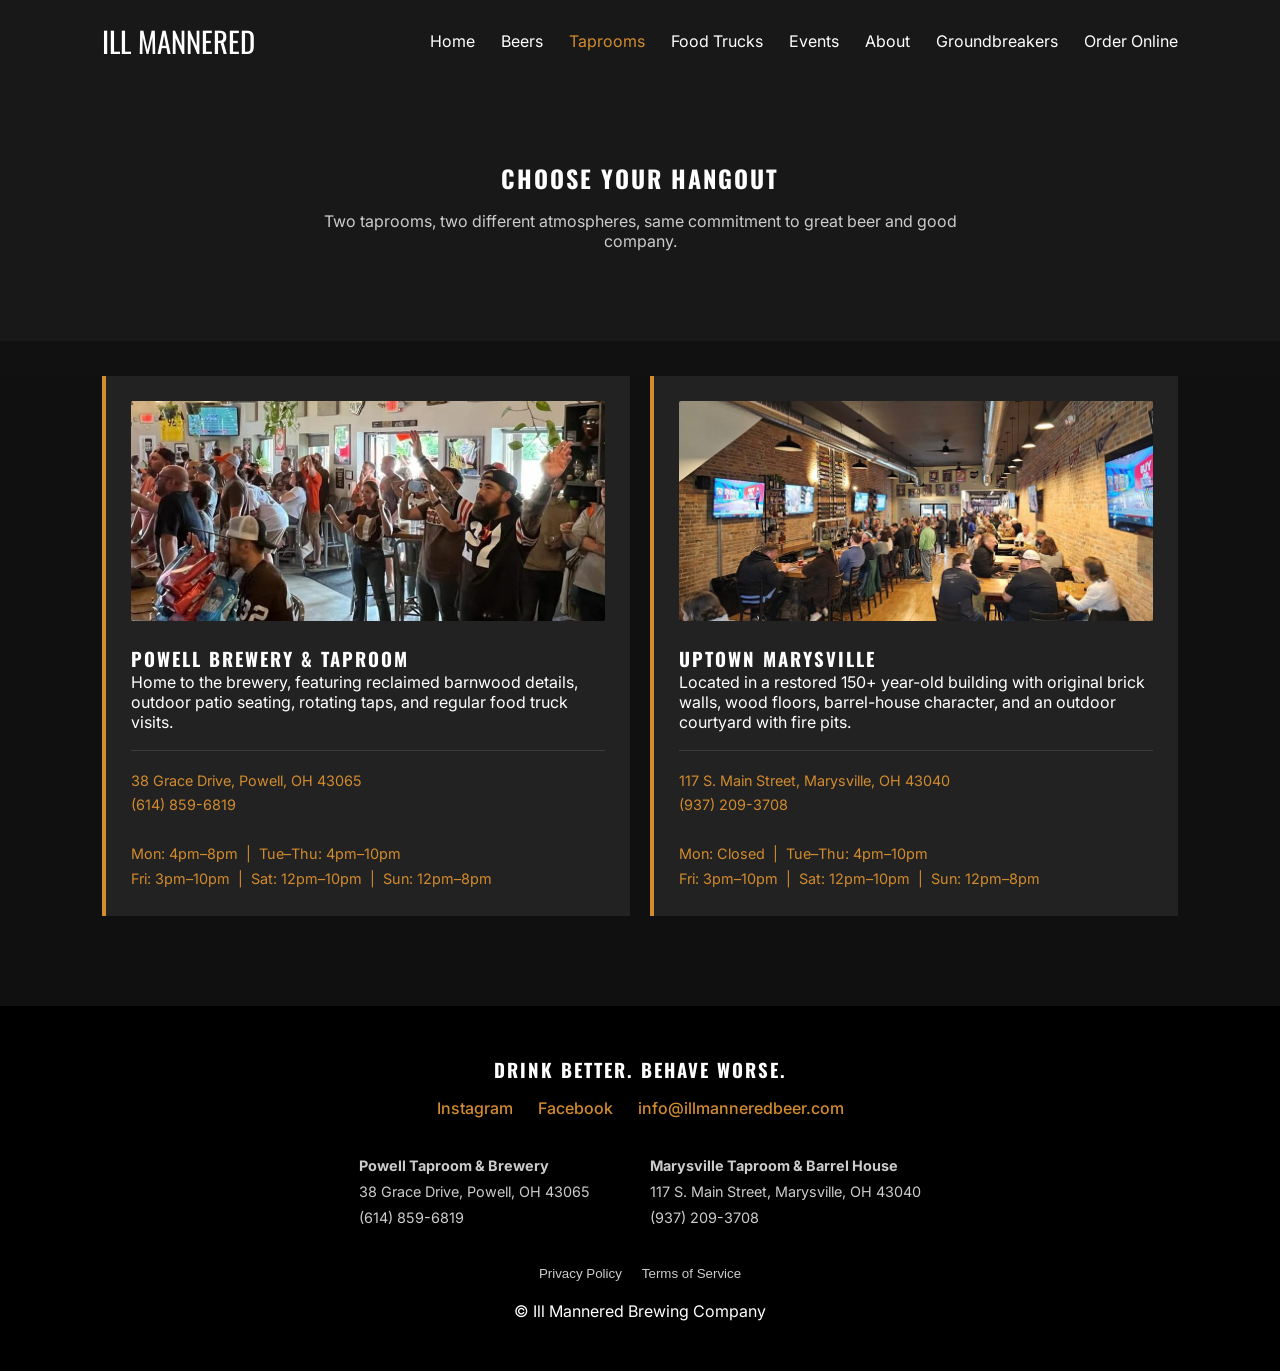
<file: taprooms.html>
<!DOCTYPE html>
<html lang="en">
<head>
<meta charset="UTF-8">
<meta name="viewport" content="width=device-width, initial-scale=1.0">
<title>Taprooms | Ill Mannered Brewery</title>
<meta name="description" content="Powell Brewery & Taproom and Uptown Marysville locations, hours, and addresses.">
<link href="https://fonts.googleapis.com/css2?family=Oswald:wght@400;500;700&family=Inter:wght@300;400;500;600&display=swap" rel="stylesheet">
<link rel="stylesheet" href="style.css">
</head>
<body>

<nav id="navbar">
    <div class="logo"><a href="index.html">ILL MANNERED</a></div>
    <div class="nav-links">
        
<a href="index.html">Home</a>        <a href="beers.html">Beers</a>        <a href="taprooms.html" class="current">Taprooms</a>        <a href="food-trucks.html">Food Trucks</a>        <a href="events.html">Events</a>        <a href="about.html">About</a>        <a href="groundbreakers.html">Groundbreakers</a>        <a href="https://commerce.arryved.com/location/BHwJdw4e" target="_blank" rel="noopener">Order Online</a>
    </div>
</nav>

<section class="page-header">
    <h1>Choose Your Hangout</h1>
    <p>Two taprooms, two different atmospheres, same commitment to great beer and good company.</p>
</section>

<section class="locations" style="padding-top:0;">
    <div class="location-grid">
        <div class="location-card">
            <img src="images/Powell+BB+Taproom.jpg" alt="Powell Taproom" class="location-img">
            <h3>Powell Brewery & Taproom</h3>
            <p>
                Home to the brewery, featuring reclaimed barnwood details,
                outdoor patio seating, rotating taps, and regular food truck visits.
            </p>
            <p class="location-meta">
                38 Grace Drive, Powell, OH 43065<br>
                (614) 859-6819<br><br>
                Mon: 4pm&ndash;8pm &nbsp;|&nbsp; Tue&ndash;Thu: 4pm&ndash;10pm<br>
                Fri: 3pm&ndash;10pm &nbsp;|&nbsp; Sat: 12pm&ndash;10pm &nbsp;|&nbsp; Sun: 12pm&ndash;8pm
            </p>
        </div>

        <div class="location-card">
            <img src="images/Marysville+Taproom+Interior.jpg" alt="Marysville Taproom" class="location-img">
            <h3>Uptown Marysville</h3>
            <p>
                Located in a restored 150+ year-old building with original brick walls,
                wood floors, barrel-house character, and an outdoor courtyard with fire pits.
            </p>
            <p class="location-meta">
                117 S. Main Street, Marysville, OH 43040<br>
                (937) 209-3708<br><br>
                Mon: Closed &nbsp;|&nbsp; Tue&ndash;Thu: 4pm&ndash;10pm<br>
                Fri: 3pm&ndash;10pm &nbsp;|&nbsp; Sat: 12pm&ndash;10pm &nbsp;|&nbsp; Sun: 12pm&ndash;8pm
            </p>
        </div>
    </div>
</section>

<footer>
    <h3>Drink Better. Behave Worse.</h3>

    <div class="footer-social">
        <a href="https://instagram.com/illmanneredbeer" target="_blank" rel="noopener">Instagram</a>
        <a href="https://facebook.com/illmanneredbeer" target="_blank" rel="noopener">Facebook</a>
        <a href="mailto:info@illmanneredbeer.com">info@illmanneredbeer.com</a>
    </div>

    <div class="footer-locations">
        <div>
            <strong>Powell Taproom & Brewery</strong><br>
            38 Grace Drive, Powell, OH 43065<br>
            (614) 859-6819
        </div>
        <div>
            <strong>Marysville Taproom & Barrel House</strong><br>
            117 S. Main Street, Marysville, OH 43040<br>
            (937) 209-3708
        </div>
    </div>

    <div class="footer-links">
        <button onclick="showPopup('Privacy Policy')">Privacy Policy</button>
        <button onclick="showPopup('Terms of Service')">Terms of Service</button>
    </div>

    <p>&copy; Ill Mannered Brewing Company</p>
</footer>

<div id="legalModal" class="modal">
    <div class="modal-content">
        <span class="close-btn" onclick="closePopup()">&times;</span>
        <h2 id="modalTitle"></h2>
        <p id="modalText"></p>
    </div>
</div>

<script src="script.js" defer></script>
</body>
</html>
</file>
<file: style.css>
:root{
    --black:#111111;
    --dark:#1a1a1a;
    --amber:#d28b2d;
    --cream:#f5f1e8;
}
*{margin:0;padding:0;box-sizing:border-box}
html{scroll-behavior:smooth;}
body{
    font-family:'Inter',sans-serif;
    background:var(--black);
    color:white;
    overflow-x:hidden;
}
h1,h2,h3{
    font-family:'Oswald',sans-serif;
    text-transform:uppercase;
    letter-spacing:2px;
}
section{padding:90px 8%;}
a{text-decoration:none;color:white}
nav{
    position:fixed;
    width:100%;
    top:0;
    left:0;
    z-index:1000;
    padding:20px 8%;
    display:flex;
    justify-content:space-between;
    align-items:center;
    transition:.3s;
}
nav.scrolled{
    background:rgba(0,0,0,.92);
    backdrop-filter:blur(10px);
}
.logo{
    color:var(--amber);
    font-family:'Oswald',sans-serif;
    font-size:1.8rem;
}
.nav-links{
    display:flex;
    gap:26px;
    flex-wrap:wrap;
}
.nav-links a.current{
    color:var(--amber);
}
.hero{
    min-height:100vh;
    display:flex;
    align-items:center;
    background:
        linear-gradient(rgba(0,0,0,.55),rgba(0,0,0,.8)),
        url('images/Powell+Patio.jpg');
    background-size:cover;
    background-position:center;
}
.hero-content{max-width:760px;}
.hero h1{
    font-size:clamp(3rem,7vw,6rem);
    line-height:.95;
}
.hero p{
    margin:25px 0;
    color:#ddd;
    font-size:1.1rem;
}
.btn{
    display:inline-block;
    padding:14px 28px;
    background:var(--amber);
    color:black;
    font-weight:700;
    border-radius:4px;
}
.outline-btn{
    display:inline-block;
    padding:12px 26px;
    border:2px solid white;
    margin-left:10px;
}
.tap-count{
    margin-top:25px;
    color:var(--amber);
    font-weight:bold;
}
.page-header{
    background:#181818;
    padding-top:160px;
    text-align:center;
}
.page-header p{
    color:#ccc;
    max-width:650px;
    margin:15px auto 0;
}
.beer-board{background:#181818;}
.board-grid,.location-grid{
    display:grid;
    grid-template-columns:repeat(auto-fit,minmax(260px,1fr));
    gap:20px;
    margin-top:35px;
}
.beer-card,.location-card{
    background:#222;
    padding:25px;
    border-left:4px solid var(--amber);
}
.location-img{
    width:100%;
    height:220px;
    object-fit:cover;
    margin-bottom:20px;
    border-radius:2px;
}
.location-meta{
    margin-top:18px;
    padding-top:18px;
    border-top:1px solid rgba(255,255,255,.12);
    color:var(--amber);
    font-size:.9rem;
    line-height:1.7;
}
.locations{
    background:#101010;
}
.events .event{
    display:flex;
    justify-content:space-between;
    border-bottom:1px solid rgba(255,255,255,.12);
    padding:18px 0;
}
.story{
    text-align:center;
    background:#161616;
}
.story p{
    max-width:850px;
    margin:20px auto;
    line-height:1.8;
    color:#ccc;
}
.founders-img{
    max-width:600px;
    width:100%;
    margin:30px auto;
    border-radius:2px;
    display:block;
}
.groundbreakers-list{
    max-width:900px;
    margin:35px auto 0;
    display:grid;
    grid-template-columns:repeat(auto-fit,minmax(200px,1fr));
    gap:10px 20px;
    text-align:left;
}
.groundbreakers-list span{
    color:#ccc;
    font-size:.9rem;
    padding:8px 0;
    border-bottom:1px solid rgba(255,255,255,.08);
}
.home-links{
    display:grid;
    grid-template-columns:repeat(auto-fit,minmax(240px,1fr));
    gap:20px;
    margin-top:35px;
}
.home-links a{
    background:#1c1c1c;
    padding:30px 25px;
    border-left:4px solid var(--amber);
    display:block;
}
.home-links a:hover{
    background:#242424;
}
.home-links h3{font-size:1.1rem;}
.home-links p{
    color:#aaa;
    margin-top:8px;
    font-size:.9rem;
    text-transform:none;
    letter-spacing:normal;
}
footer{
    text-align:center;
    padding:50px 8%;
    background:black;
}
.footer-links{
    margin:20px 0;
    display:flex;
    justify-content:center;
    gap:20px;
    flex-wrap:wrap;
}
.footer-links button{
    background:none;
    border:none;
    color:#ccc;
    cursor:pointer;
}
.footer-links button:hover{
    color:var(--amber);
}
.footer-social{
    display:flex;
    justify-content:center;
    gap:25px;
    margin-top:15px;
    flex-wrap:wrap;
}
.footer-social a{
    color:var(--amber);
    font-weight:500;
}
.footer-social a:hover{
    color:white;
}
.footer-locations{
    display:flex;
    justify-content:center;
    gap:60px;
    margin:35px 0;
    flex-wrap:wrap;
    color:#ccc;
    font-size:.9rem;
    line-height:1.8;
    text-align:left;
}
.modal{
    display:none;
    position:fixed;
    inset:0;
    background:rgba(0,0,0,.85);
    z-index:5000;
    justify-content:center;
    align-items:center;
}
.modal-content{
    background:#1a1a1a;
    width:90%;
    max-width:500px;
    padding:40px;
    position:relative;
    text-align:center;
}
.close-btn{
    position:absolute;
    right:15px;
    top:8px;
    cursor:pointer;
    font-size:2rem;
}
@media(max-width:768px){
    .nav-links{display:none;}
    .outline-btn{display:block;margin:10px 0 0 0;}
}
</file>
